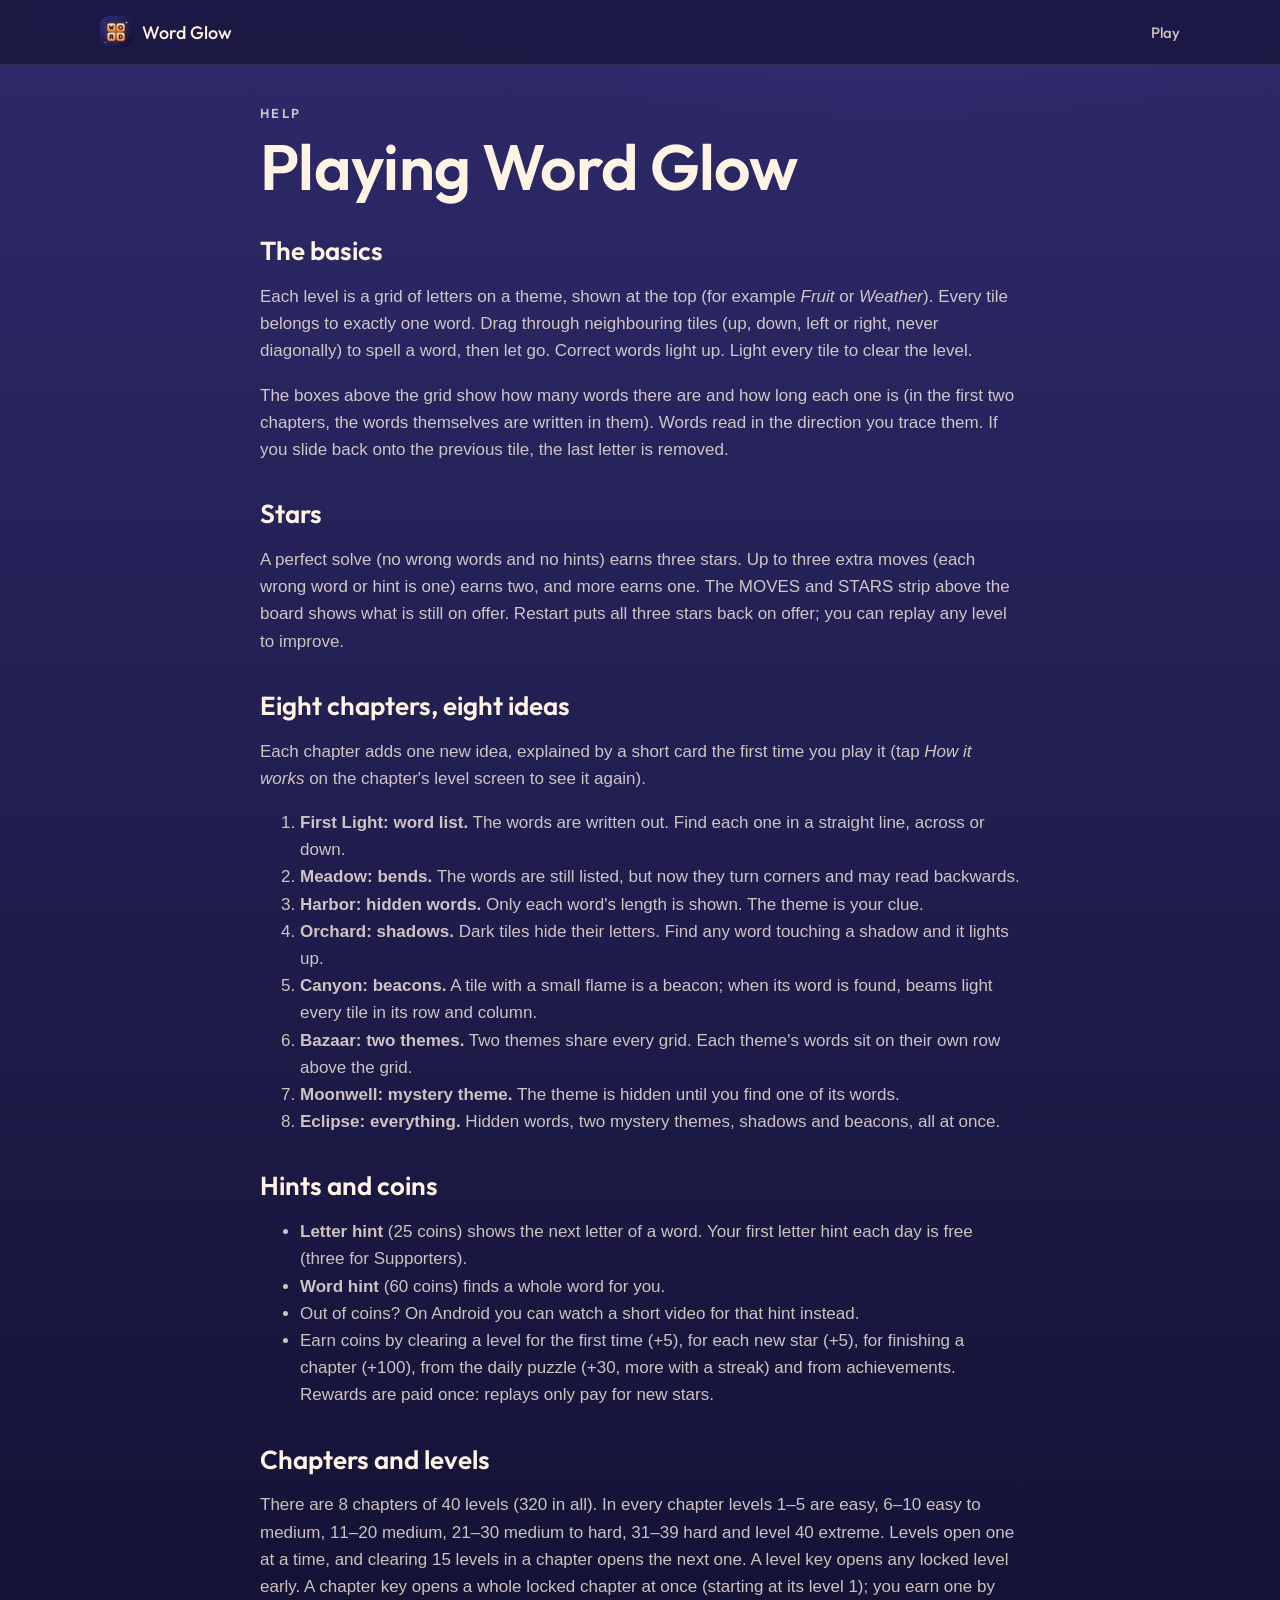
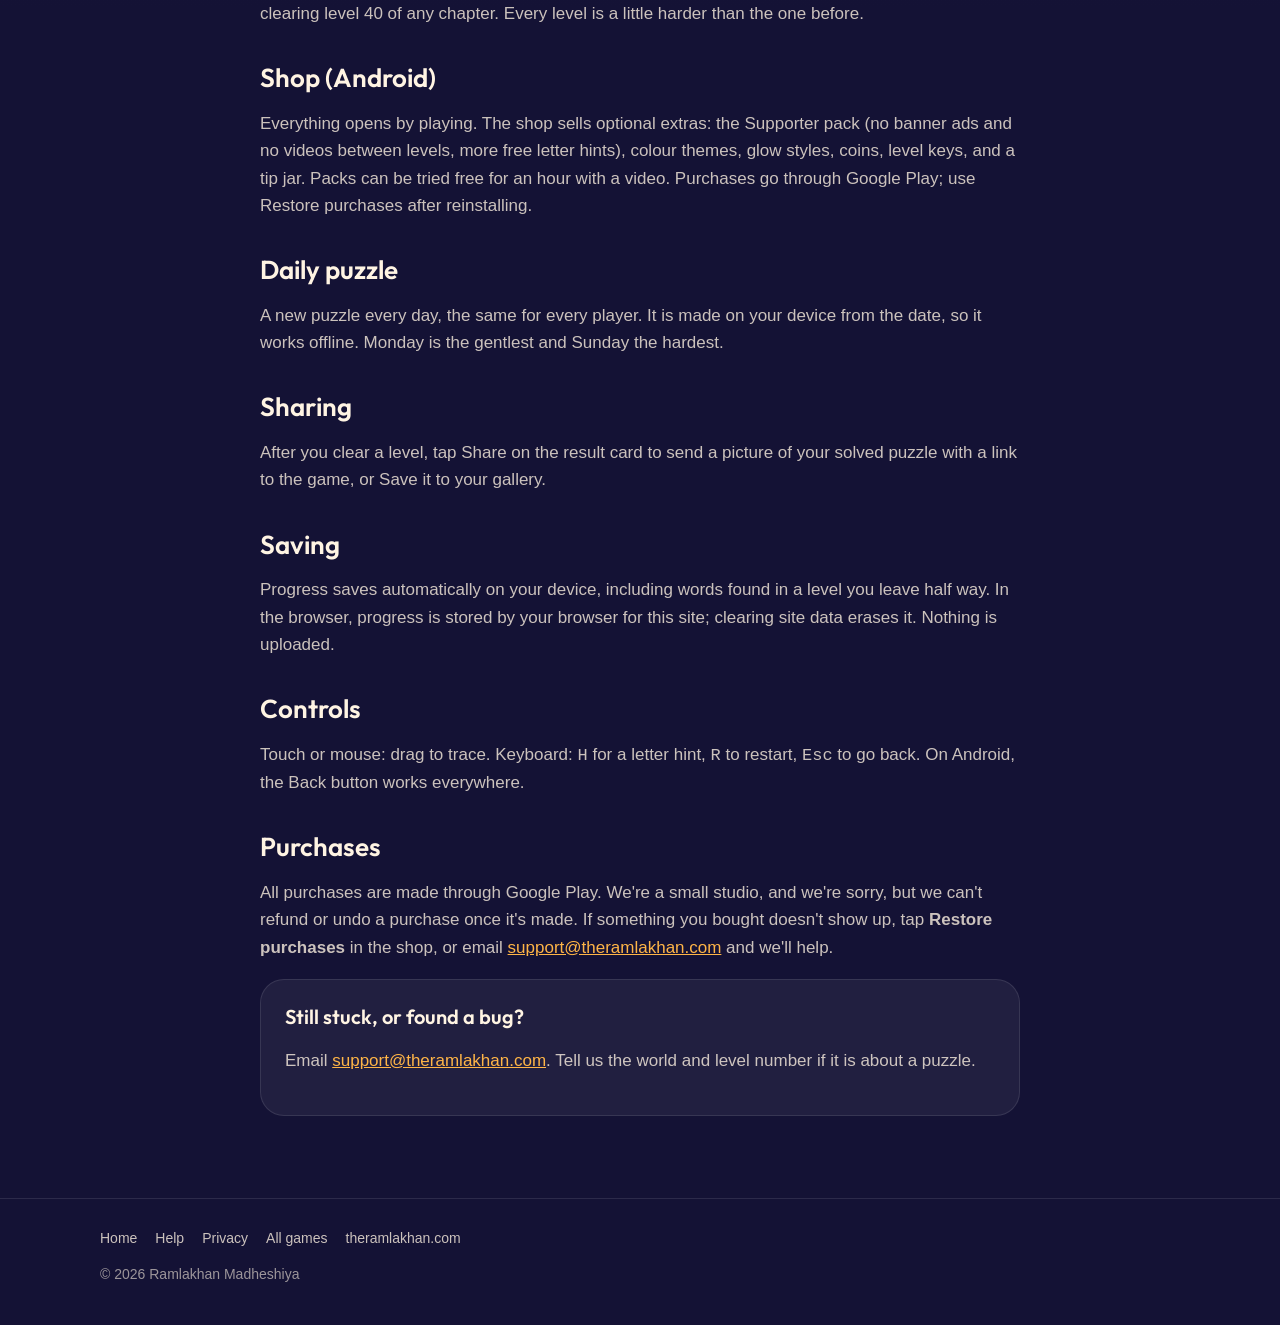
<file: web/help/index.html>
<!doctype html>
<html lang="en">
<head>
<meta charset="utf-8">
<meta name="viewport" content="width=device-width, initial-scale=1, viewport-fit=cover">
<title>Word Glow Help</title>
<meta name="description" content="How to play Word Glow, hints and coins, saving, and how to get in touch.">
<meta name="theme-color" content="#141235">
<link rel="icon" href="../icon.svg" type="image/svg+xml">
<link rel="preconnect" href="https://fonts.googleapis.com">
<link rel="preconnect" href="https://fonts.gstatic.com" crossorigin>
<link href="https://fonts.googleapis.com/css2?family=Outfit:wght@400;500;600;700&display=swap" rel="stylesheet">
<link rel="stylesheet" href="../assets/site.css">
</head>
<body>
<header class="nav">
  <div class="container nav-inner">
    <a class="wordmark" href="../"><img src="../images/icon-512.png" alt="" width="32" height="32"><span>Word Glow</span></a>
    <a class="link" href="../play/">Play</a>
  </div>
</header>
<main class="container doc">
  <p class="eyebrow">Help</p>
  <h1>Playing Word Glow</h1>

  <h2>The basics</h2>
  <p>Each level is a grid of letters on a theme, shown at the top (for example <em>Fruit</em> or <em>Weather</em>). Every tile belongs to exactly one word. Drag through neighbouring tiles (up, down, left or right, never diagonally) to spell a word, then let go. Correct words light up. Light every tile to clear the level.</p>
  <p>The boxes above the grid show how many words there are and how long each one is (in the first two chapters, the words themselves are written in them). Words read in the direction you trace them. If you slide back onto the previous tile, the last letter is removed.</p>

  <h2>Stars</h2>
  <p>A perfect solve (no wrong words and no hints) earns three stars. Up to three extra moves (each wrong word or hint is one) earns two, and more earns one. The MOVES and STARS strip above the board shows what is still on offer. Restart puts all three stars back on offer; you can replay any level to improve.</p>

  <h2>Eight chapters, eight ideas</h2>
  <p>Each chapter adds one new idea, explained by a short card the first time you play it (tap <em>How it works</em> on the chapter's level screen to see it again).</p>
  <ol>
    <li><strong>First Light: word list.</strong> The words are written out. Find each one in a straight line, across or down.</li>
    <li><strong>Meadow: bends.</strong> The words are still listed, but now they turn corners and may read backwards.</li>
    <li><strong>Harbor: hidden words.</strong> Only each word's length is shown. The theme is your clue.</li>
    <li><strong>Orchard: shadows.</strong> Dark tiles hide their letters. Find any word touching a shadow and it lights up.</li>
    <li><strong>Canyon: beacons.</strong> A tile with a small flame is a beacon; when its word is found, beams light every tile in its row and column.</li>
    <li><strong>Bazaar: two themes.</strong> Two themes share every grid. Each theme's words sit on their own row above the grid.</li>
    <li><strong>Moonwell: mystery theme.</strong> The theme is hidden until you find one of its words.</li>
    <li><strong>Eclipse: everything.</strong> Hidden words, two mystery themes, shadows and beacons, all at once.</li>
  </ol>

  <h2>Hints and coins</h2>
  <ul>
    <li><strong>Letter hint</strong> (25 coins) shows the next letter of a word. Your first letter hint each day is free (three for Supporters).</li>
    <li><strong>Word hint</strong> (60 coins) finds a whole word for you.</li>
    <li>Out of coins? On Android you can watch a short video for that hint instead.</li>
    <li>Earn coins by clearing a level for the first time (+5), for each new star (+5), for finishing a chapter (+100), from the daily puzzle (+30, more with a streak) and from achievements. Rewards are paid once: replays only pay for new stars.</li>
  </ul>

  <h2>Chapters and levels</h2>
  <p>There are 8 chapters of 40 levels (320 in all). In every chapter levels 1–5 are easy, 6–10 easy to medium, 11–20 medium, 21–30 medium to hard, 31–39 hard and level 40 extreme. Levels open one at a time, and clearing 15 levels in a chapter opens the next one. A level key opens any locked level early. A chapter key opens a whole locked chapter at once (starting at its level 1); you earn one by clearing level 40 of any chapter. Every level is a little harder than the one before.</p>

  <h2>Shop (Android)</h2>
  <p>Everything opens by playing. The shop sells optional extras: the Supporter pack (no banner ads and no videos between levels, more free letter hints), colour themes, glow styles, coins, level keys, and a tip jar. Packs can be tried free for an hour with a video. Purchases go through Google Play; use Restore purchases after reinstalling.</p>

  <h2>Daily puzzle</h2>
  <p>A new puzzle every day, the same for every player. It is made on your device from the date, so it works offline. Monday is the gentlest and Sunday the hardest.</p>

  <h2>Sharing</h2>
  <p>After you clear a level, tap Share on the result card to send a picture of your solved puzzle with a link to the game, or Save it to your gallery.</p>

  <h2>Saving</h2>
  <p>Progress saves automatically on your device, including words found in a level you leave half way. In the browser, progress is stored by your browser for this site; clearing site data erases it. Nothing is uploaded.</p>

  <h2>Controls</h2>
  <p>Touch or mouse: drag to trace. Keyboard: <kbd>H</kbd> for a letter hint, <kbd>R</kbd> to restart, <kbd>Esc</kbd> to go back. On Android, the Back button works everywhere.</p>

  <h2>Purchases</h2>
  <p>All purchases are made through Google Play. We're a small studio, and we're sorry, but we can't refund or undo a purchase once it's made. If something you bought doesn't show up, tap <strong>Restore purchases</strong> in the shop, or email <a href="mailto:support@theramlakhan.com">support@theramlakhan.com</a> and we'll help.</p>

  <div class="card">
    <h3>Still stuck, or found a bug?</h3>
    <p>Email <a href="mailto:support@theramlakhan.com?subject=Word%20Glow%20help">support@theramlakhan.com</a>. Tell us the world and level number if it is about a puzzle.</p>
  </div>
</main>
<footer class="footer">
  <div class="container">
    <div class="footer-top">
      <nav class="footer-links" aria-label="Site"><a href="../">Home</a> <a href="./" aria-current="page">Help</a> <a href="../privacy/">Privacy</a> <a href="/games/">All games</a> <a href="https://theramlakhan.com/">theramlakhan.com</a></nav>
    </div>
    <p class="footer-meta">© 2026 Ramlakhan Madheshiya</p>
  </div>
</footer>
</body>
</html>
</file>
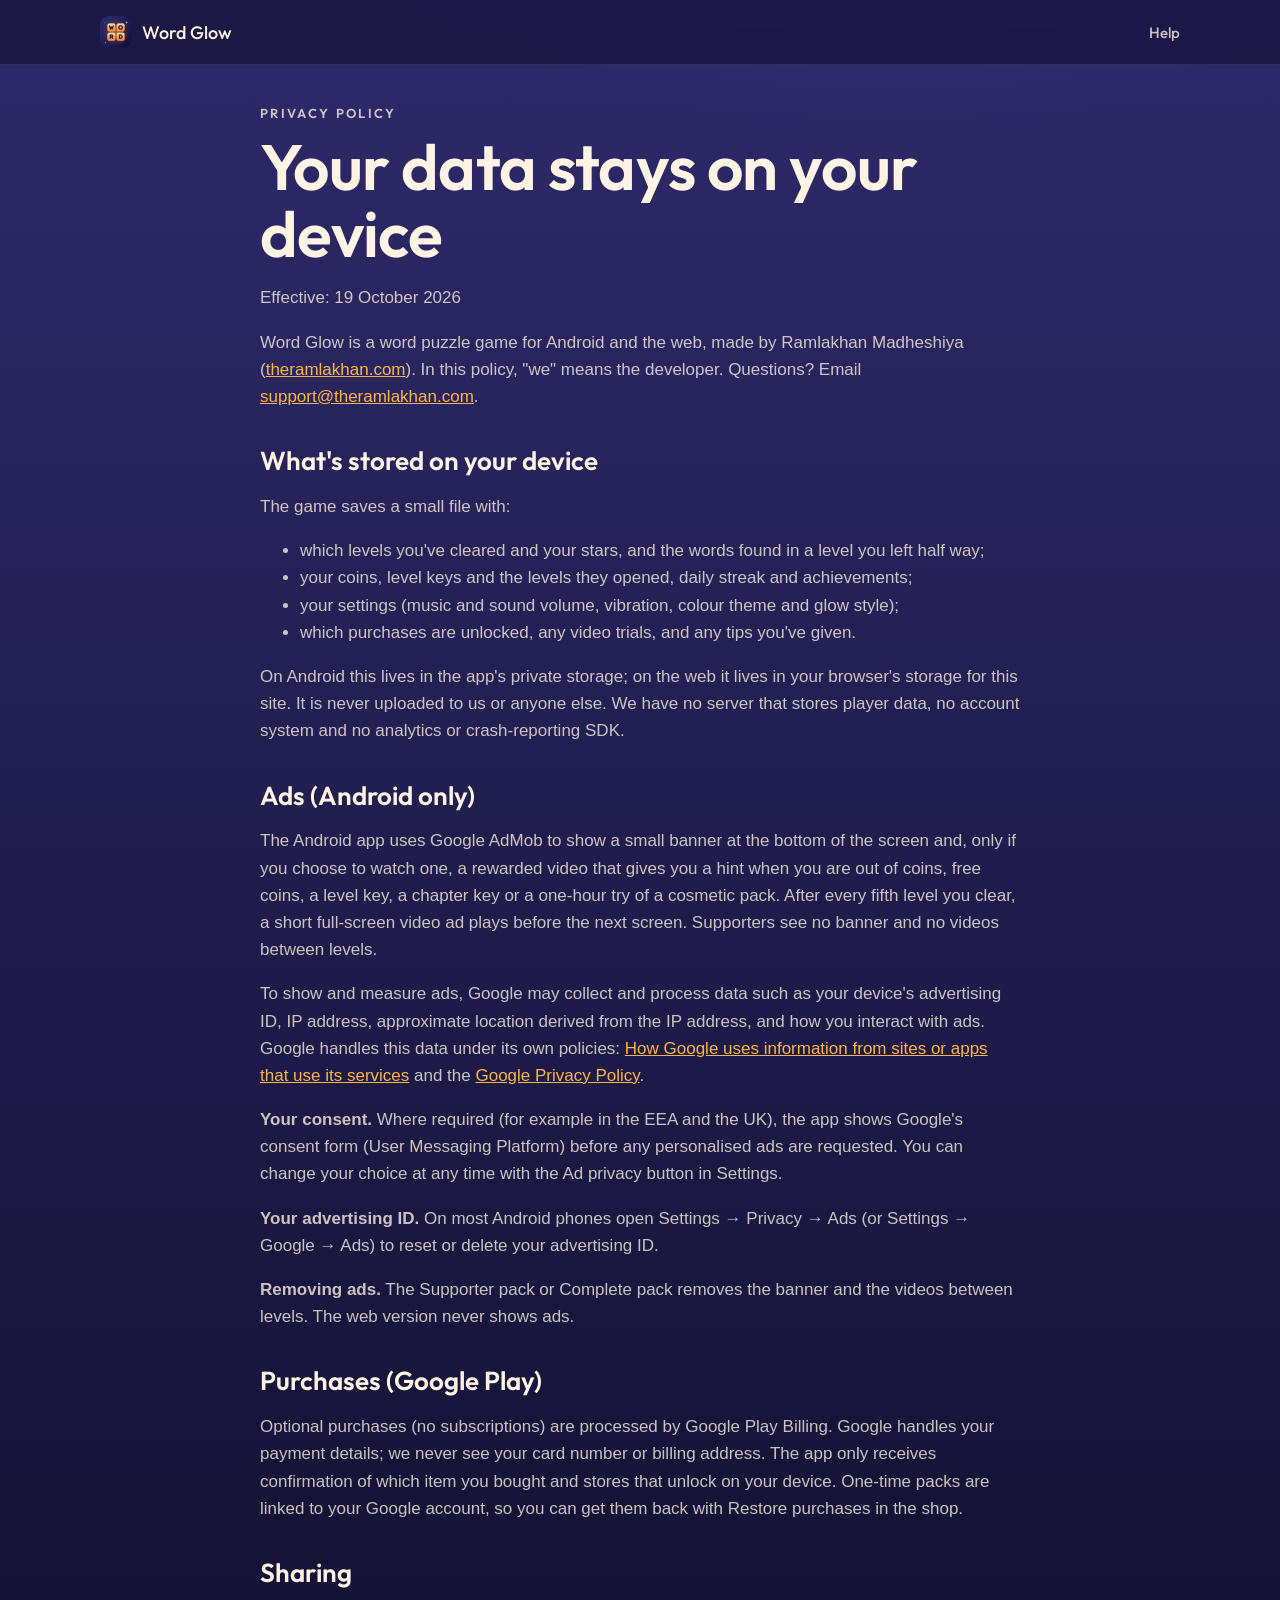
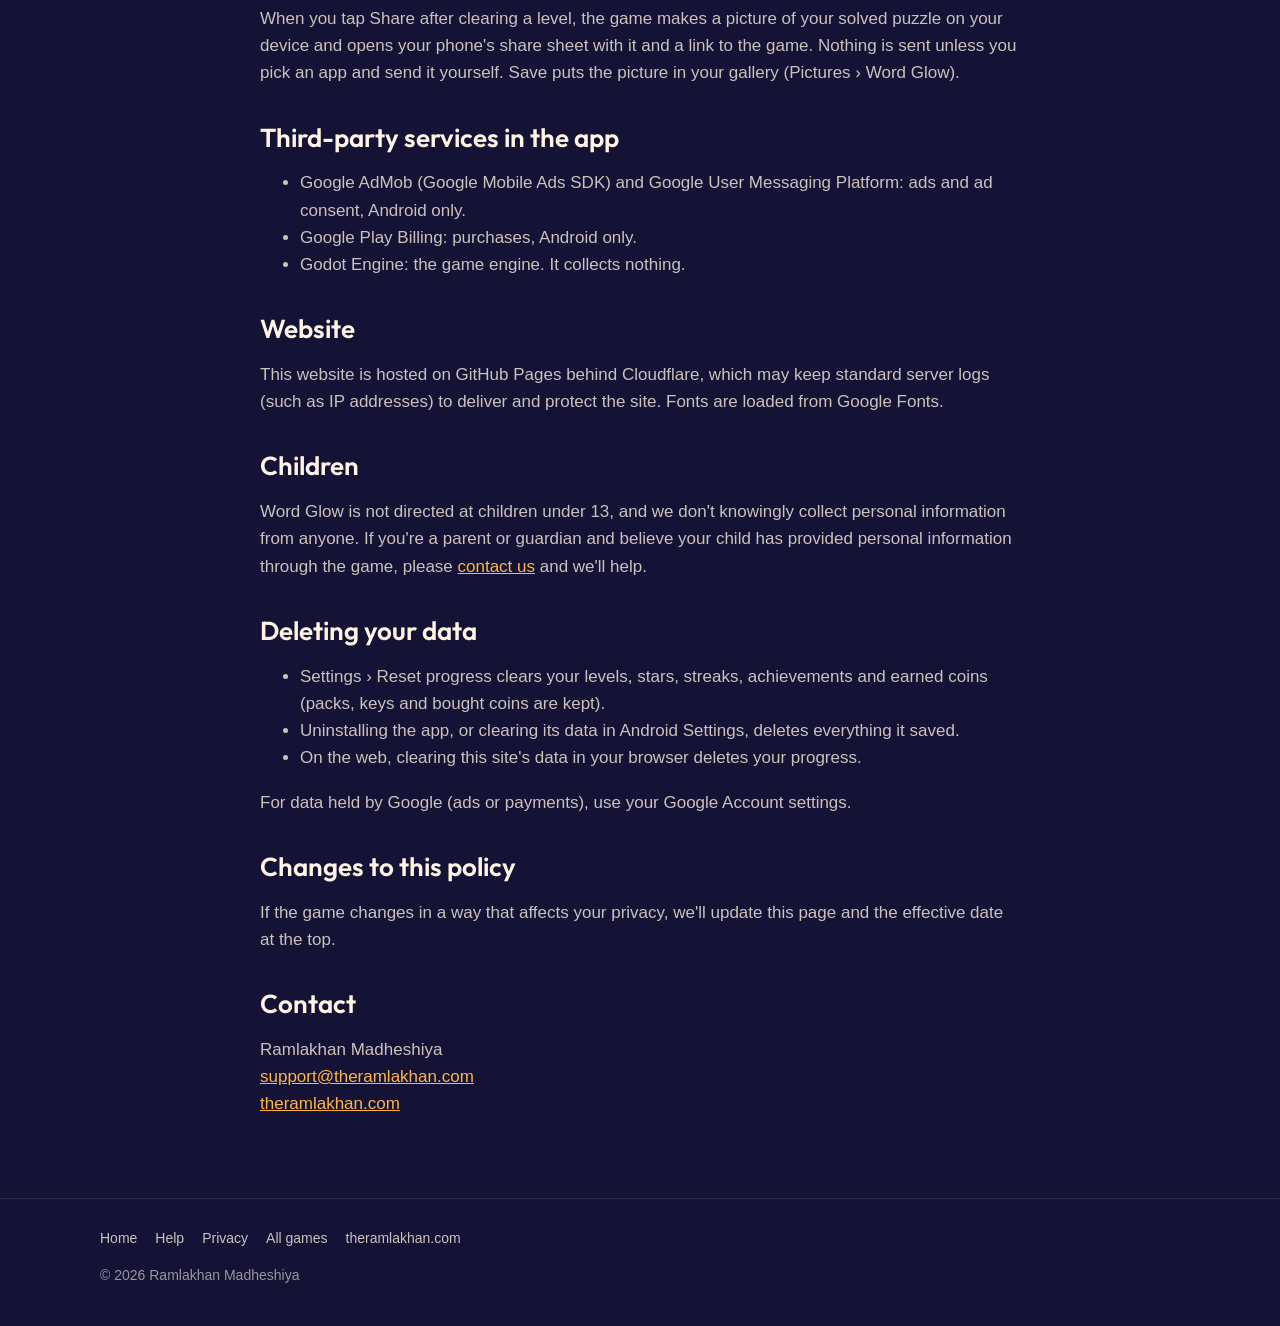
<file: web/privacy/index.html>
<!doctype html>
<html lang="en">
<head>
<meta charset="utf-8">
<meta name="viewport" content="width=device-width, initial-scale=1, viewport-fit=cover">
<title>Word Glow Privacy Policy</title>
<meta name="description" content="How Word Glow handles data: progress stays on your device; ads (Android) by Google AdMob; purchases by Google Play.">
<meta name="theme-color" content="#141235">
<link rel="icon" href="../icon.svg" type="image/svg+xml">
<link rel="preconnect" href="https://fonts.googleapis.com">
<link rel="preconnect" href="https://fonts.gstatic.com" crossorigin>
<link href="https://fonts.googleapis.com/css2?family=Outfit:wght@400;500;600;700&display=swap" rel="stylesheet">
<link rel="stylesheet" href="../assets/site.css">
</head>
<body>
<header class="nav">
  <div class="container nav-inner">
    <a class="wordmark" href="../"><img src="../images/icon-512.png" alt="" width="32" height="32"><span>Word Glow</span></a>
    <a class="link" href="../help/">Help</a>
  </div>
</header>
<main class="container doc">
  <p class="eyebrow">Privacy policy</p>
  <h1>Your data stays on your device</h1>
  <p>Effective: 19 October 2026</p>
  <p>Word Glow is a word puzzle game for Android and the web, made by Ramlakhan Madheshiya (<a href="https://theramlakhan.com">theramlakhan.com</a>). In this policy, "we" means the developer. Questions? Email <a href="mailto:support@theramlakhan.com?subject=Word%20Glow%20privacy">support@theramlakhan.com</a>.</p>

  <h2>What's stored on your device</h2>
  <p>The game saves a small file with:</p>
  <ul>
    <li>which levels you've cleared and your stars, and the words found in a level you left half way;</li>
    <li>your coins, level keys and the levels they opened, daily streak and achievements;</li>
    <li>your settings (music and sound volume, vibration, colour theme and glow style);</li>
    <li>which purchases are unlocked, any video trials, and any tips you've given.</li>
  </ul>
  <p>On Android this lives in the app's private storage; on the web it lives in your browser's storage for this site. It is never uploaded to us or anyone else. We have no server that stores player data, no account system and no analytics or crash-reporting SDK.</p>

  <h2>Ads (Android only)</h2>
  <p>The Android app uses Google AdMob to show a small banner at the bottom of the screen and, only if you choose to watch one, a rewarded video that gives you a hint when you are out of coins, free coins, a level key, a chapter key or a one-hour try of a cosmetic pack. After every fifth level you clear, a short full-screen video ad plays before the next screen. Supporters see no banner and no videos between levels.</p>
  <p>To show and measure ads, Google may collect and process data such as your device's advertising ID, IP address, approximate location derived from the IP address, and how you interact with ads. Google handles this data under its own policies: <a href="https://policies.google.com/technologies/partner-sites">How Google uses information from sites or apps that use its services</a> and the <a href="https://policies.google.com/privacy">Google Privacy Policy</a>.</p>
  <p><strong>Your consent.</strong> Where required (for example in the EEA and the UK), the app shows Google's consent form (User Messaging Platform) before any personalised ads are requested. You can change your choice at any time with the Ad privacy button in Settings.</p>
  <p><strong>Your advertising ID.</strong> On most Android phones open Settings → Privacy → Ads (or Settings → Google → Ads) to reset or delete your advertising ID.</p>
  <p><strong>Removing ads.</strong> The Supporter pack or Complete pack removes the banner and the videos between levels. The web version never shows ads.</p>

  <h2>Purchases (Google Play)</h2>
  <p>Optional purchases (no subscriptions) are processed by Google Play Billing. Google handles your payment details; we never see your card number or billing address. The app only receives confirmation of which item you bought and stores that unlock on your device. One-time packs are linked to your Google account, so you can get them back with Restore purchases in the shop.</p>

  <h2>Sharing</h2>
  <p>When you tap Share after clearing a level, the game makes a picture of your solved puzzle on your device and opens your phone's share sheet with it and a link to the game. Nothing is sent unless you pick an app and send it yourself. Save puts the picture in your gallery (Pictures › Word Glow).</p>

  <h2>Third-party services in the app</h2>
  <ul>
    <li>Google AdMob (Google Mobile Ads SDK) and Google User Messaging Platform: ads and ad consent, Android only.</li>
    <li>Google Play Billing: purchases, Android only.</li>
    <li>Godot Engine: the game engine. It collects nothing.</li>
  </ul>

  <h2>Website</h2>
  <p>This website is hosted on GitHub Pages behind Cloudflare, which may keep standard server logs (such as IP addresses) to deliver and protect the site. Fonts are loaded from Google Fonts.</p>

  <h2>Children</h2>
  <p>Word Glow is not directed at children under 13, and we don't knowingly collect personal information from anyone. If you're a parent or guardian and believe your child has provided personal information through the game, please <a href="mailto:support@theramlakhan.com?subject=Word%20Glow%20privacy">contact us</a> and we'll help.</p>

  <h2>Deleting your data</h2>
  <ul>
    <li>Settings › Reset progress clears your levels, stars, streaks, achievements and earned coins (packs, keys and bought coins are kept).</li>
    <li>Uninstalling the app, or clearing its data in Android Settings, deletes everything it saved.</li>
    <li>On the web, clearing this site's data in your browser deletes your progress.</li>
  </ul>
  <p>For data held by Google (ads or payments), use your Google Account settings.</p>

  <h2>Changes to this policy</h2>
  <p>If the game changes in a way that affects your privacy, we'll update this page and the effective date at the top.</p>

  <h2>Contact</h2>
  <p>Ramlakhan Madheshiya<br>
  <a href="mailto:support@theramlakhan.com?subject=Word%20Glow%20privacy">support@theramlakhan.com</a><br>
  <a href="https://theramlakhan.com">theramlakhan.com</a></p>
</main>
<footer class="footer">
  <div class="container">
    <div class="footer-top">
      <nav class="footer-links" aria-label="Site"><a href="../">Home</a> <a href="../help/">Help</a> <a href="./" aria-current="page">Privacy</a> <a href="/games/">All games</a> <a href="https://theramlakhan.com/">theramlakhan.com</a></nav>
    </div>
    <p class="footer-meta">© 2026 Ramlakhan Madheshiya</p>
  </div>
</footer>
</body>
</html>
</file>
<file: web/assets/site.css>
/* Word Lantern site. Night sky, paper tiles, lantern light. */
:root {
  --sky: #141235;
  --sky-2: #2E2A6B;
  --card: rgba(255, 255, 255, .06);
  --line: rgba(255, 255, 255, .10);
  --ink: #FFF4E3;
  --ink-2: rgba(255, 244, 227, .78);
  --ink-3: rgba(255, 244, 227, .58);
  --amber: #FFB547;
  --paper: #FBF1DE;
  --paper-ink: #2A2350;
  --violet: #C9A7FF;
  --display: "Outfit", -apple-system, BlinkMacSystemFont, "Segoe UI", system-ui, sans-serif;
  --text: -apple-system, BlinkMacSystemFont, "Segoe UI", Inter, Roboto, "Helvetica Neue", Arial, system-ui, sans-serif;
  --gutter: 20px;
  color-scheme: dark;
}
* { box-sizing: border-box; }
html { -webkit-text-size-adjust: 100%; }
body {
  margin: 0;
  background: radial-gradient(1200px 700px at 70% -10%, #3B3485 0%, transparent 60%), linear-gradient(180deg, var(--sky-2) 0%, var(--sky) 55%);
  background-color: var(--sky);
  color: var(--ink);
  font: 17px/1.6 var(--text);
  min-height: 100vh;
}
a { color: var(--amber); }
img { max-width: 100%; height: auto; display: block; }
.container { width: min(1080px, 100% - 2 * var(--gutter)); margin-inline: auto; }
.skip { position: absolute; left: -999px; }
.skip:focus { left: 12px; top: 12px; background: var(--paper); color: var(--paper-ink); padding: 8px 12px; border-radius: 10px; z-index: 9; }

.nav { position: sticky; top: 0; z-index: 5; backdrop-filter: blur(14px); background: rgba(20, 18, 53, .7); border-bottom: 1px solid var(--line); }
.nav-inner { display: flex; align-items: center; justify-content: space-between; height: 64px; }
.wordmark { display: inline-flex; align-items: center; gap: 10px; color: var(--ink); text-decoration: none; font: 500 18px var(--display); }
.wordmark img { width: 32px; height: 32px; border-radius: 9px; }
.nav .link { color: var(--ink-2); text-decoration: none; font: 500 15px var(--display); }
.nav .link:hover { color: var(--ink); }

.hero { padding: 56px 0 24px; display: grid; gap: 40px; grid-template-columns: 1.1fr .9fr; align-items: center; }
.eyebrow { font: 600 13px var(--display); letter-spacing: .18em; text-transform: uppercase; color: var(--amber); margin: 0 0 12px; }
h1 { font: 600 clamp(40px, 6vw, 64px)/1.05 var(--display); margin: 0 0 16px; letter-spacing: -.01em; }
h2 { font: 600 clamp(28px, 3.6vw, 38px)/1.15 var(--display); margin: 0 0 12px; }
h3 { font: 600 20px/1.3 var(--display); margin: 0 0 6px; }
.lede { font-size: 19px; color: var(--ink-2); max-width: 34em; margin: 0 0 24px; }
.btn-row { display: flex; flex-wrap: wrap; gap: 12px; align-items: center; }
.btn { display: inline-flex; align-items: center; gap: 10px; padding: 14px 22px; border-radius: 999px; font: 600 16px var(--display); text-decoration: none; color: var(--ink); background: var(--card); border: 1px solid var(--line); min-height: 50px; }
.btn:hover { background: rgba(255, 255, 255, .1); }
.btn svg { width: 20px; height: 20px; }
.btn-primary { background: var(--amber); color: var(--paper-ink); border-color: transparent; }
.btn-primary:hover { background: #FFC266; }
.meta { color: var(--ink-3); font-size: 14px; margin-top: 14px; }

.phone { border-radius: 30px; overflow: hidden; border: 1px solid var(--line); box-shadow: 0 40px 80px -30px rgba(0, 0, 0, .7), 0 0 80px -20px rgba(255, 181, 71, .25); background: var(--sky); }
.hero .phone { max-width: 340px; margin-inline: auto; }
.shots { display: grid; grid-template-columns: repeat(3, 1fr); gap: 20px; margin: 24px 0 8px; }

section { padding: 48px 0; }
.features { display: grid; grid-template-columns: repeat(3, 1fr); gap: 18px; }
.feature { background: var(--card); border: 1px solid var(--line); border-radius: 24px; padding: 22px; }
.feature p { margin: 0; color: var(--ink-2); }
.tile { display: inline-grid; place-items: center; width: 40px; height: 40px; border-radius: 11px; font: 700 20px var(--display); margin-bottom: 12px; }
.tile.paper { background: var(--paper); color: var(--paper-ink); }
.tile.shadow { background: #1A1540; color: var(--ink-3); border: 1px solid var(--line); }
.tile.beacon { background: var(--paper); color: var(--paper-ink); box-shadow: 0 0 22px rgba(255, 138, 61, .7); }
.tile.lit { background: #FF9F43; color: #fff; }

.doc { max-width: 760px; padding: 40px 0 64px; }
.doc h2 { margin-top: 36px; font-size: 26px; }
.doc p, .doc li { color: var(--ink-2); }
.card { background: var(--card); border: 1px solid var(--line); border-radius: 24px; padding: 24px; margin: 18px 0; }

.footer { border-top: 1px solid var(--line); padding: 28px 0 40px; color: var(--ink-3); font-size: 14px; }
.footer-top { display: flex; flex-wrap: wrap; gap: 16px; justify-content: space-between; align-items: center; }
.footer-links { display: flex; flex-wrap: wrap; gap: 18px; }
.footer-links a { color: var(--ink-2); text-decoration: none; }
.footer-links a:hover { color: var(--ink); }
.footer-meta { margin: 14px 0 0; }

@media (max-width: 820px) {
  .hero { grid-template-columns: 1fr; padding-top: 32px; }
  .hero .phone { max-width: 280px; }
  .features { grid-template-columns: 1fr; }
  .shots { grid-template-columns: repeat(3, minmax(160px, 1fr)); overflow-x: auto; scroll-snap-type: x mandatory; padding-bottom: 8px; }
  .shots .phone { scroll-snap-align: start; }
}
</file>
